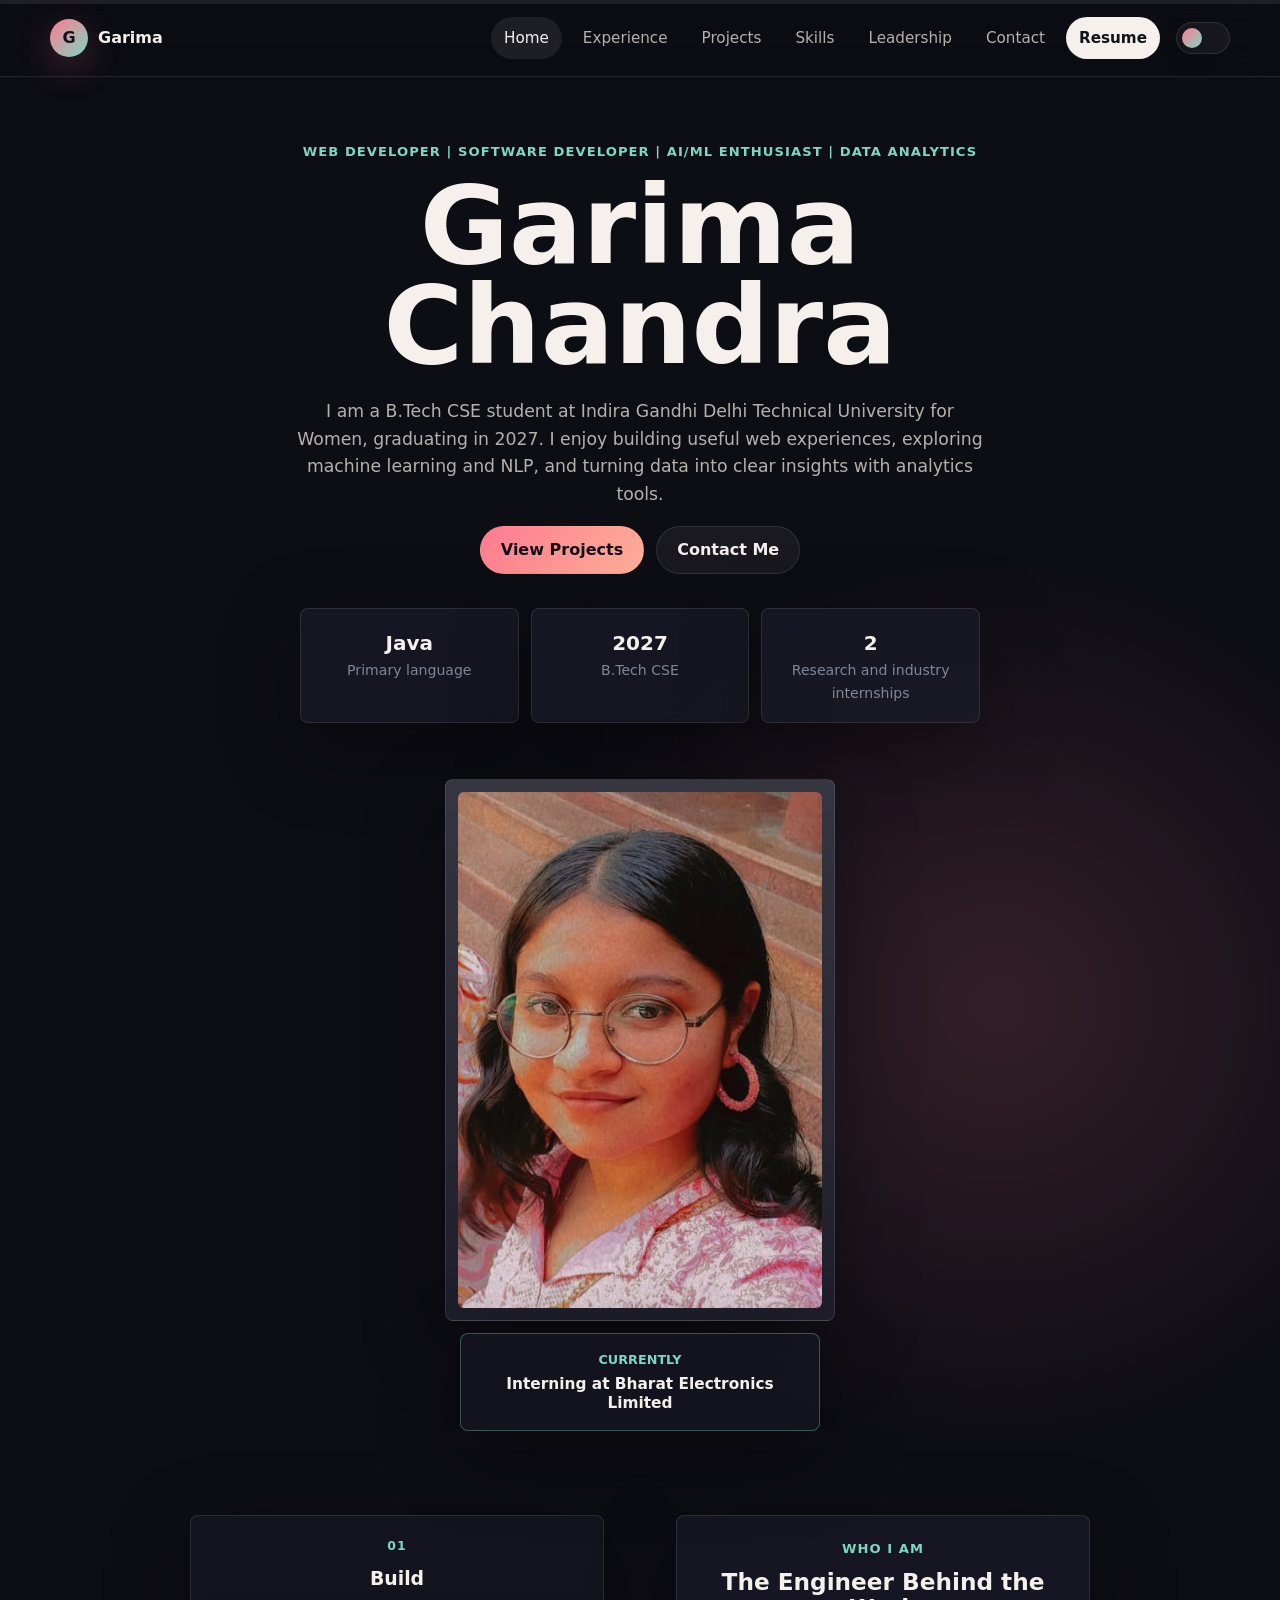
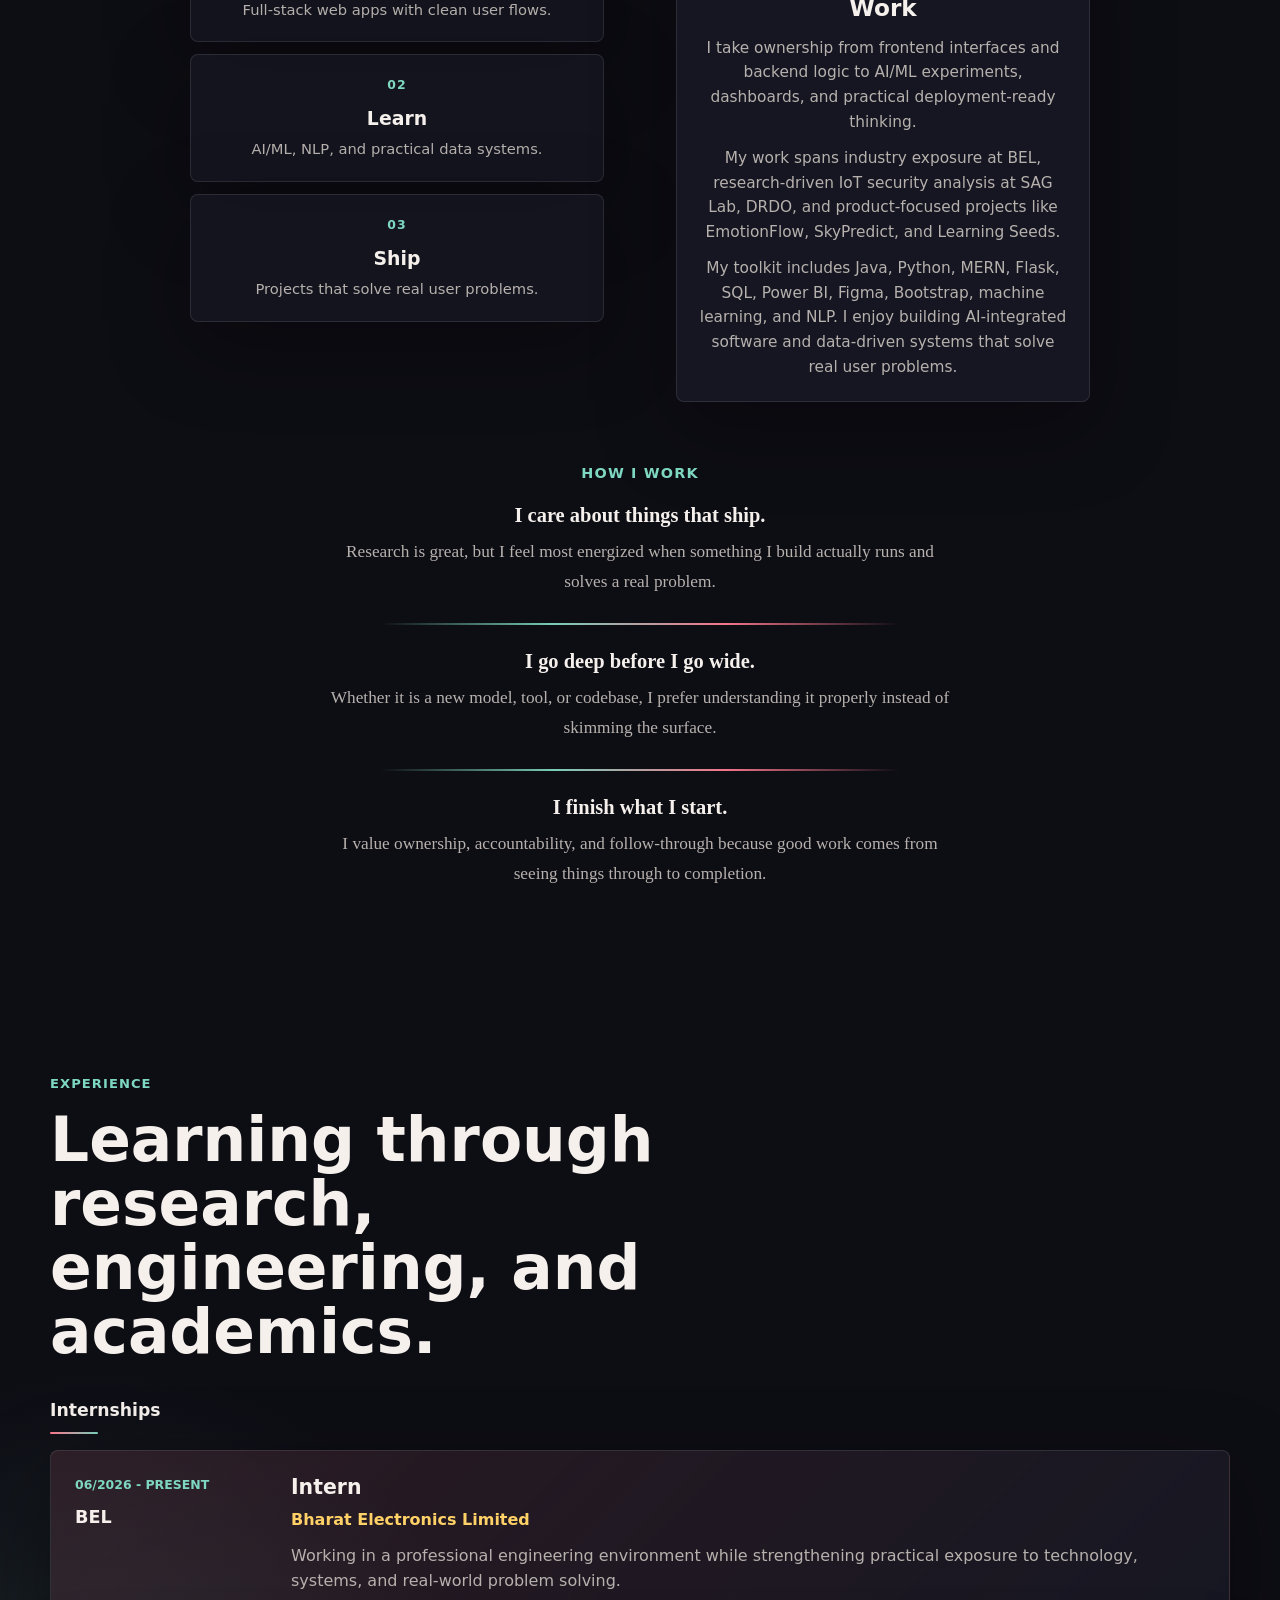
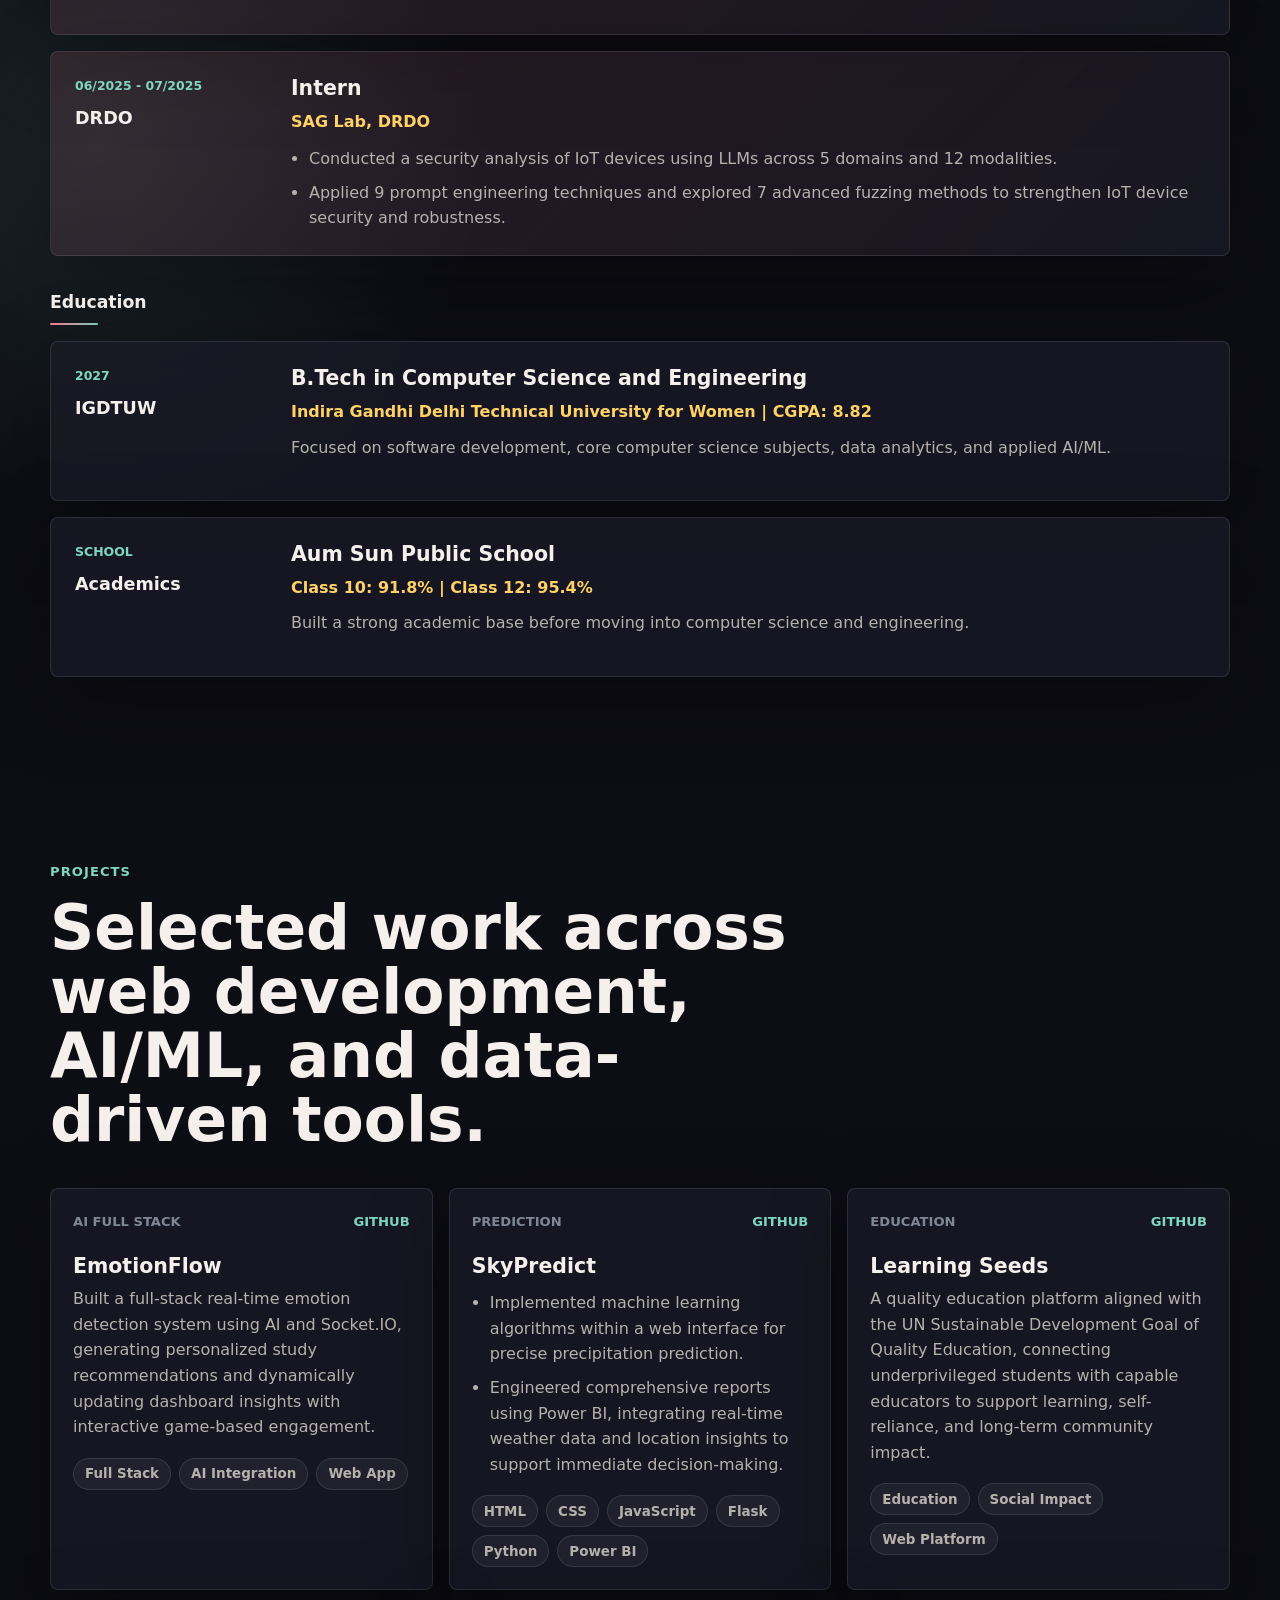
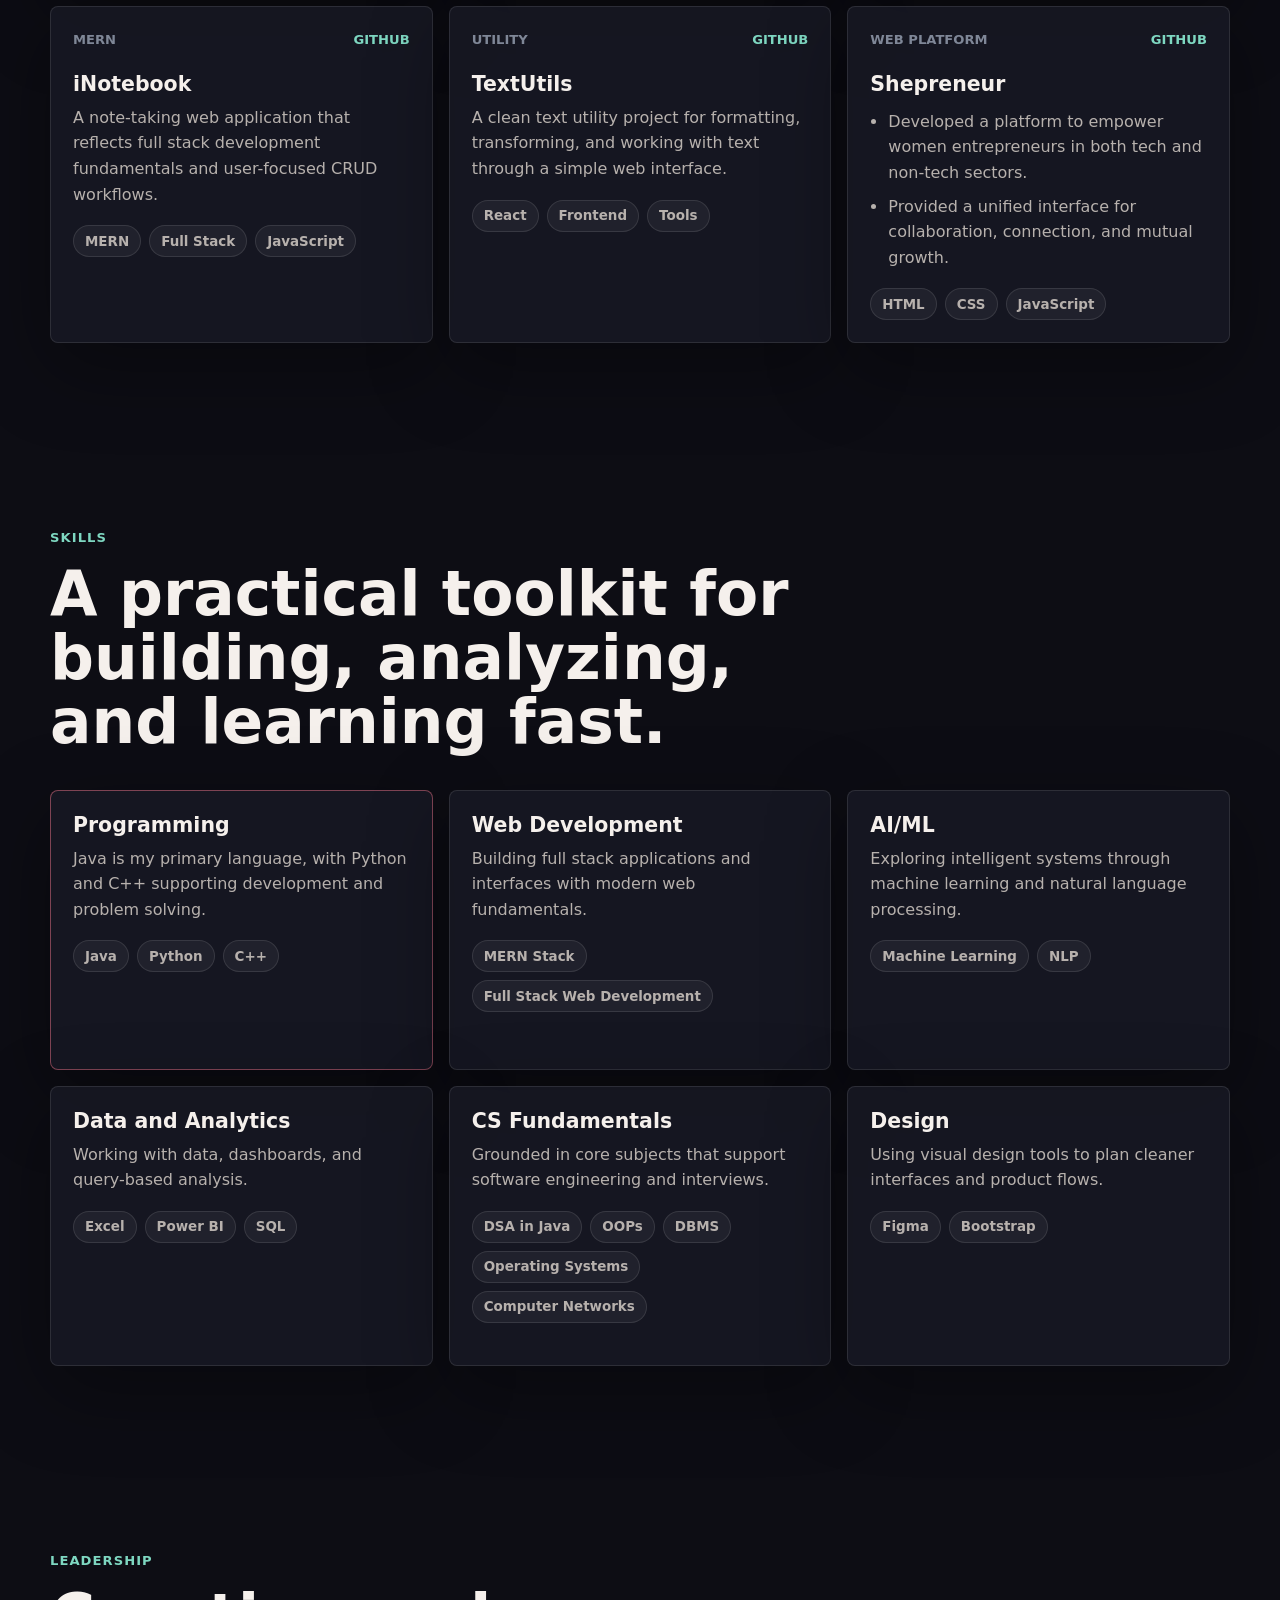
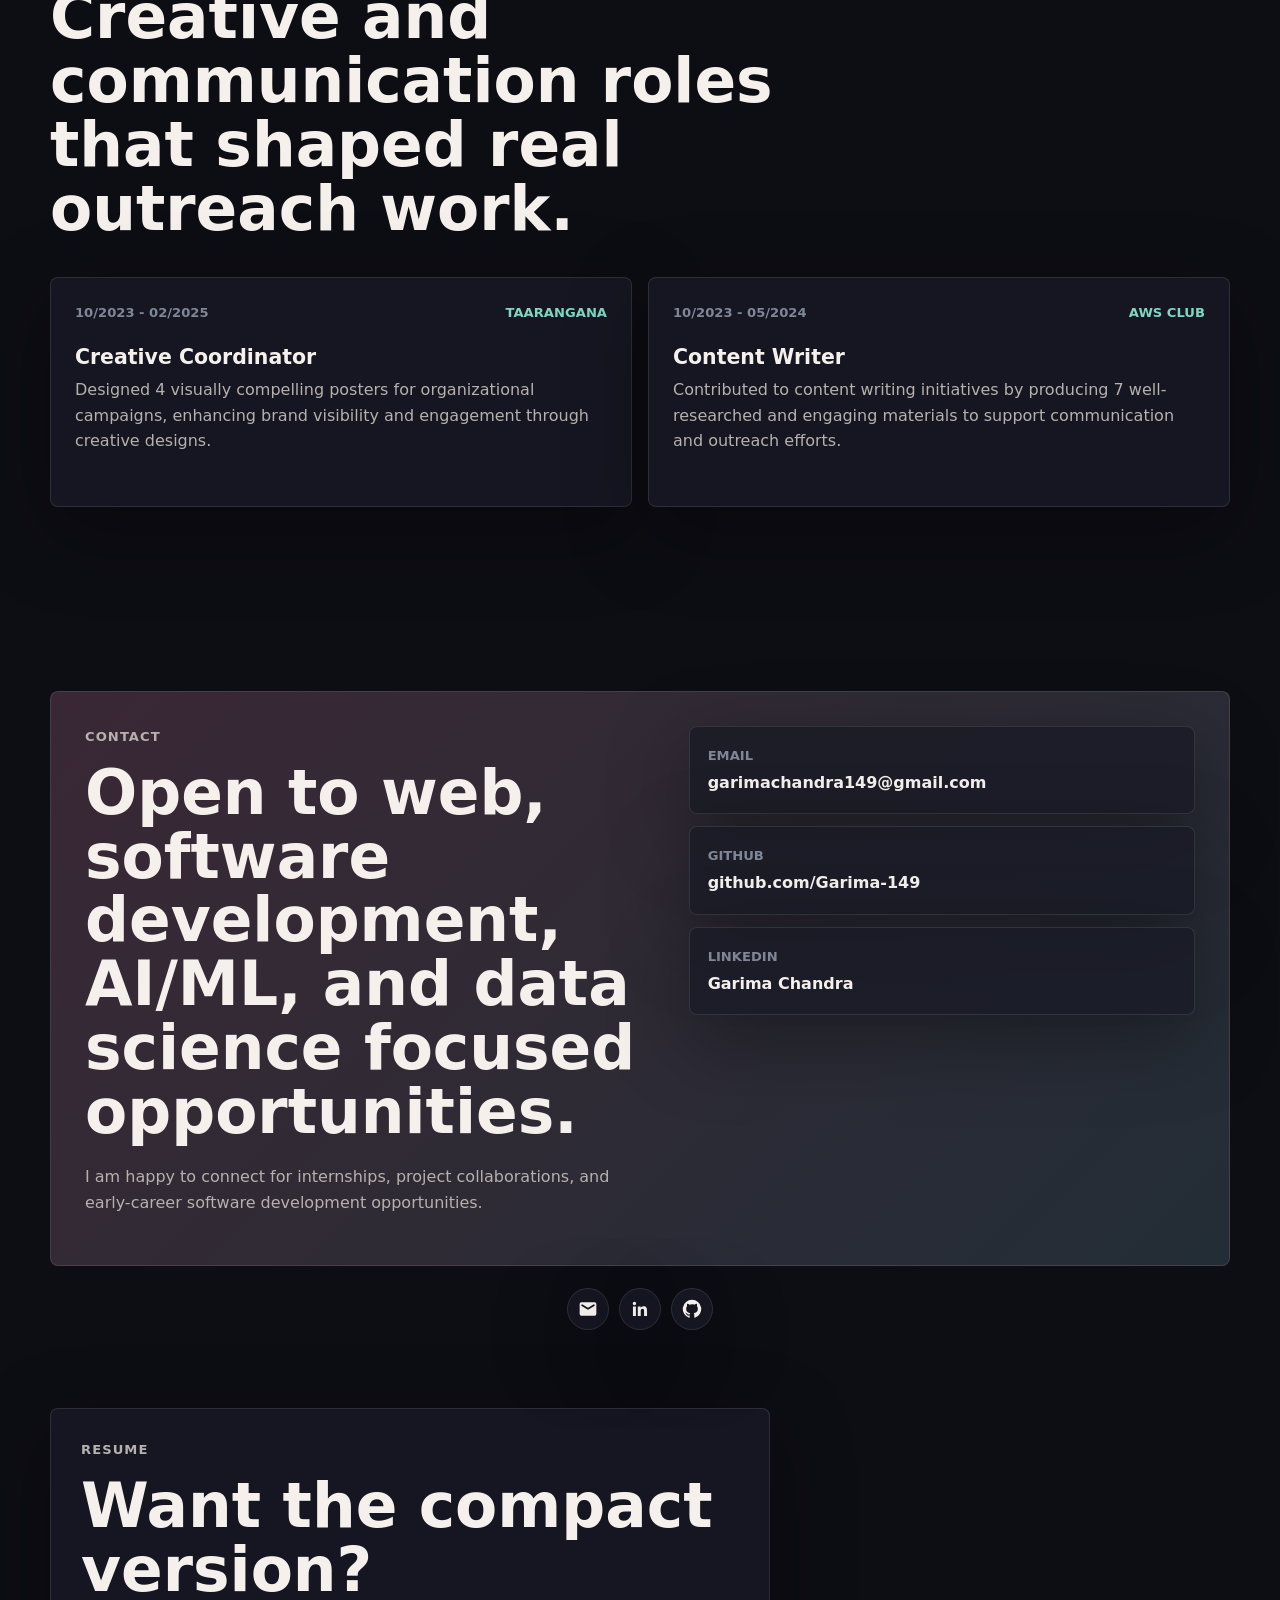
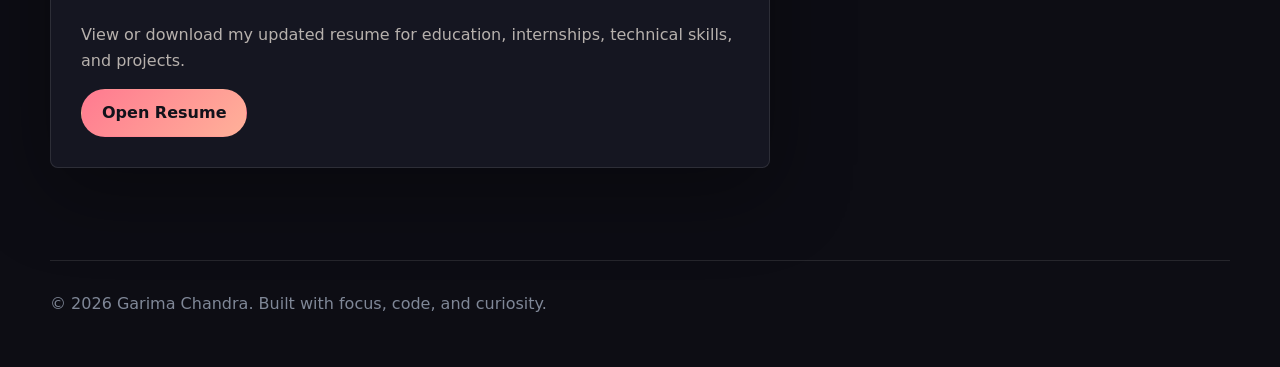
<file: index.html>
<!DOCTYPE html>
<html lang="en">
<head>
  <meta charset="UTF-8">
  <meta name="viewport" content="width=device-width, initial-scale=1.0">
  <title>Garima Chandra | Portfolio</title>
  <meta name="description" content="Portfolio of Garima Chandra, a web developer, AI/ML enthusiast, and B.Tech CSE student at IGDTUW.">
  <script>var savedTheme=localStorage.getItem("portfolio-theme");if(savedTheme){document.documentElement.dataset.theme=savedTheme;}</script>
  <link rel="stylesheet" href="styles.css">
</head>
<body>
  <div class="scroll-progress" aria-hidden="true"><span data-scroll-progress></span></div>
  <header class="site-header">
    <nav class="nav" aria-label="Primary navigation">
      <a class="brand" href="#home"><span class="brand-mark">G</span><span>Garima</span></a>
      <button class="menu-toggle" type="button" aria-label="Toggle navigation" aria-expanded="false"><span></span><span></span></button>
      <div class="nav-links" data-nav-links>
        <a href="#home">Home</a>
        <a href="#experience">Experience</a>
        <a href="#projects">Projects</a>
        <a href="#skills">Skills</a>
        <a href="#leadership">Leadership</a>
        <a href="#contact">Contact</a>
        <a class="resume-link" href="https://drive.google.com/file/d/1gZ-5Qy470Zyih8w_J3tcqoRJb4TDe6fD/view?usp=drive_link" target="_blank" rel="noreferrer">Resume</a>
      </div>
      <button class="theme-toggle" type="button" aria-label="Switch color theme" aria-pressed="false" data-theme-toggle><span class="theme-toggle-track"><span class="theme-toggle-thumb"></span></span></button>
    </nav>
  </header>

  <main>
    <section class="hero section" id="home">
      <div class="hero-copy">
        <p class="eyebrow">Web Developer | Software Developer | AI/ML Enthusiast | Data Analytics</p>
        <h1>Garima Chandra</h1>
        <p class="hero-text">I am a B.Tech CSE student at Indira Gandhi Delhi Technical University for Women, graduating in 2027. I enjoy building useful web experiences, exploring machine learning and NLP, and turning data into clear insights with analytics tools.</p>
        <div class="hero-actions">
          <a class="btn primary" href="#projects">View Projects</a>
          <a class="btn secondary" href="#contact">Contact Me</a>
        </div>
        <div class="quick-stats" aria-label="Highlights">
          <div><strong>Java</strong><span>Primary language</span></div>
          <div><strong>2027</strong><span>B.Tech CSE</span></div>
          <div><strong>2</strong><span>Research and industry internships</span></div>
        </div>
      </div>
      <div class="hero-visual" aria-label="Profile picture and current role">
        <div class="portrait-wrap">
          <div class="portrait-frame"><img src="assets/garima-profile.jpeg" alt="Garima Chandra"></div>
          <div class="floating-note"><span>Currently</span><strong>Interning at Bharat Electronics Limited</strong></div>
        </div>
      </div>
      <div class="about-row">
        <div class="hero-focus" aria-label="Professional focus areas">
          <div><span>01</span><strong>Build</strong><p>Full-stack web apps with clean user flows.</p></div>
          <div><span>02</span><strong>Learn</strong><p>AI/ML, NLP, and practical data systems.</p></div>
          <div><span>03</span><strong>Ship</strong><p>Projects that solve real user problems.</p></div>
        </div>
        <article class="who-card">
          <p class="eyebrow">Who I am</p>
          <h2>The Engineer Behind the Work</h2>
          <p>I take ownership from frontend interfaces and backend logic to AI/ML experiments, dashboards, and practical deployment-ready thinking.</p>
          <p>My work spans industry exposure at BEL, research-driven IoT security analysis at SAG Lab, DRDO, and product-focused projects like EmotionFlow, SkyPredict, and Learning Seeds.</p>
          <p>My toolkit includes Java, Python, MERN, Flask, SQL, Power BI, Figma, Bootstrap, machine learning, and NLP. I enjoy building AI-integrated software and data-driven systems that solve real user problems.</p>
        </article>
      </div>
      <article class="how-card">
        <p class="eyebrow">How I work</p>
        <div class="work-principles">
          <div>
            <h3>I care about things that ship.</h3>
            <p>Research is great, but I feel most energized when something I build actually runs and solves a real problem.</p>
          </div>
          <div>
            <h3>I go deep before I go wide.</h3>
            <p>Whether it is a new model, tool, or codebase, I prefer understanding it properly instead of skimming the surface.</p>
          </div>
          <div>
            <h3>I finish what I start.</h3>
            <p>I value ownership, accountability, and follow-through because good work comes from seeing things through to completion.</p>
          </div>
        </div>
      </article>
    </section>

    <section class="section" id="experience">
      <div class="section-heading"><p class="eyebrow">Experience</p><h2>Learning through research, engineering, and academics.</h2></div>
      <div class="experience-block">
        <h3 class="subsection-title">Internships</h3>
        <div class="timeline">
          <article class="timeline-item featured"><div class="timeline-meta"><span>06/2026 - Present</span><strong>BEL</strong></div><div><h3>Intern</h3><p class="org">Bharat Electronics Limited</p><p>Working in a professional engineering environment while strengthening practical exposure to technology, systems, and real-world problem solving.</p></div></article>
          <article class="timeline-item featured"><div class="timeline-meta"><span>06/2025 - 07/2025</span><strong>DRDO</strong></div><div><h3>Intern</h3><p class="org">SAG Lab, DRDO</p><ul class="role-list"><li>Conducted a security analysis of IoT devices using LLMs across 5 domains and 12 modalities.</li><li>Applied 9 prompt engineering techniques and explored 7 advanced fuzzing methods to strengthen IoT device security and robustness.</li></ul></div></article>
        </div>
      </div>
      <div class="experience-block">
        <h3 class="subsection-title">Education</h3>
        <div class="timeline">
          <article class="timeline-item"><div class="timeline-meta"><span>2027</span><strong>IGDTUW</strong></div><div><h3>B.Tech in Computer Science and Engineering</h3><p class="org">Indira Gandhi Delhi Technical University for Women | CGPA: 8.82</p><p>Focused on software development, core computer science subjects, data analytics, and applied AI/ML.</p></div></article>
          <article class="timeline-item"><div class="timeline-meta"><span>School</span><strong>Academics</strong></div><div><h3>Aum Sun Public School</h3><p class="org">Class 10: 91.8% | Class 12: 95.4%</p><p>Built a strong academic base before moving into computer science and engineering.</p></div></article>
        </div>
      </div>
    </section>

    <section class="section" id="projects">
      <div class="section-heading"><p class="eyebrow">Projects</p><h2>Selected work across web development, AI/ML, and data-driven tools.</h2></div>
      <div class="project-grid">
        <article class="project-card"><div class="project-topline"><span>AI Full Stack</span><a href="https://github.com/Garima-149/EmotionFlow" target="_blank" rel="noreferrer">GitHub</a></div><h3>EmotionFlow</h3><p>Built a full-stack real-time emotion detection system using AI and Socket.IO, generating personalized study recommendations and dynamically updating dashboard insights with interactive game-based engagement.</p><div class="tags"><span>Full Stack</span><span>AI Integration</span><span>Web App</span></div></article>
        <article class="project-card"><div class="project-topline"><span>Prediction</span><a href="https://github.com/Garima-149/SkyPredict-Project" target="_blank" rel="noreferrer">GitHub</a></div><h3>SkyPredict</h3><ul class="role-list"><li>Implemented machine learning algorithms within a web interface for precise precipitation prediction.</li><li>Engineered comprehensive reports using Power BI, integrating real-time weather data and location insights to support immediate decision-making.</li></ul><div class="tags"><span>HTML</span><span>CSS</span><span>JavaScript</span><span>Flask</span><span>Python</span><span>Power BI</span></div></article>
        <article class="project-card"><div class="project-topline"><span>Education</span><a href="https://github.com/Garima-149/Learning-seeds" target="_blank" rel="noreferrer">GitHub</a></div><h3>Learning Seeds</h3><p>A quality education platform aligned with the UN Sustainable Development Goal of Quality Education, connecting underprivileged students with capable educators to support learning, self-reliance, and long-term community impact.</p><div class="tags"><span>Education</span><span>Social Impact</span><span>Web Platform</span></div></article>
        <article class="project-card"><div class="project-topline"><span>MERN</span><a href="https://github.com/Garima-149/iNotebook" target="_blank" rel="noreferrer">GitHub</a></div><h3>iNotebook</h3><p>A note-taking web application that reflects full stack development fundamentals and user-focused CRUD workflows.</p><div class="tags"><span>MERN</span><span>Full Stack</span><span>JavaScript</span></div></article>
        <article class="project-card"><div class="project-topline"><span>Utility</span><a href="https://github.com/Garima-149/TextUtils" target="_blank" rel="noreferrer">GitHub</a></div><h3>TextUtils</h3><p>A clean text utility project for formatting, transforming, and working with text through a simple web interface.</p><div class="tags"><span>React</span><span>Frontend</span><span>Tools</span></div></article>
        <article class="project-card"><div class="project-topline"><span>Web Platform</span><a href="https://github.com/Garima-149/Shepreneur-devcation-24" target="_blank" rel="noreferrer">GitHub</a></div><h3>Shepreneur</h3><ul class="role-list"><li>Developed a platform to empower women entrepreneurs in both tech and non-tech sectors.</li><li>Provided a unified interface for collaboration, connection, and mutual growth.</li></ul><div class="tags"><span>HTML</span><span>CSS</span><span>JavaScript</span></div></article>
      </div>
    </section>

    <section class="section" id="skills">
      <div class="section-heading"><p class="eyebrow">Skills</p><h2>A practical toolkit for building, analyzing, and learning fast.</h2></div>
      <div class="skills-grid">
        <article class="skill-card primary-skill"><h3>Programming</h3><p>Java is my primary language, with Python and C++ supporting development and problem solving.</p><div class="skill-list"><span>Java</span><span>Python</span><span>C++</span></div></article>
        <article class="skill-card"><h3>Web Development</h3><p>Building full stack applications and interfaces with modern web fundamentals.</p><div class="skill-list"><span>MERN Stack</span><span>Full Stack Web Development</span></div></article>
        <article class="skill-card"><h3>AI/ML</h3><p>Exploring intelligent systems through machine learning and natural language processing.</p><div class="skill-list"><span>Machine Learning</span><span>NLP</span></div></article>
        <article class="skill-card"><h3>Data and Analytics</h3><p>Working with data, dashboards, and query-based analysis.</p><div class="skill-list"><span>Excel</span><span>Power BI</span><span>SQL</span></div></article>
        <article class="skill-card"><h3>CS Fundamentals</h3><p>Grounded in core subjects that support software engineering and interviews.</p><div class="skill-list"><span>DSA in Java</span><span>OOPs</span><span>DBMS</span><span>Operating Systems</span><span>Computer Networks</span></div></article>
        <article class="skill-card"><h3>Design</h3><p>Using visual design tools to plan cleaner interfaces and product flows.</p><div class="skill-list"><span>Figma</span><span>Bootstrap</span></div></article>
      </div>
    </section>

    <section class="section" id="leadership">
      <div class="section-heading"><p class="eyebrow">Leadership</p><h2>Creative and communication roles that shaped real outreach work.</h2></div>
      <div class="leadership-grid">
        <article class="leadership-card">
          <div class="project-topline"><span>10/2023 - 02/2025</span><strong>Taarangana</strong></div>
          <h3>Creative Coordinator</h3>
          <p>Designed 4 visually compelling posters for organizational campaigns, enhancing brand visibility and engagement through creative designs.</p>
        </article>
        <article class="leadership-card">
          <div class="project-topline"><span>10/2023 - 05/2024</span><strong>AWS Club</strong></div>
          <h3>Content Writer</h3>
          <p>Contributed to content writing initiatives by producing 7 well-researched and engaging materials to support communication and outreach efforts.</p>
        </article>
      </div>
    </section>

    <section class="section contact-section" id="contact">
      <div class="contact-panel">
        <div><p class="eyebrow">Contact</p><h2>Open to web, software development, AI/ML, and data science focused opportunities.</h2><p>I am happy to connect for internships, project collaborations, and early-career software development opportunities.</p></div>
        <div class="contact-actions">
          <a class="contact-card" href="mailto:garimachandra149@gmail.com"><span>Email</span><strong>garimachandra149@gmail.com</strong></a>
          <a class="contact-card" href="https://github.com/Garima-149" target="_blank" rel="noreferrer"><span>GitHub</span><strong>github.com/Garima-149</strong></a>
          <a class="contact-card" href="https://www.linkedin.com/in/garima-chandra-476377288/" target="_blank" rel="noreferrer"><span>LinkedIn</span><strong>Garima Chandra</strong></a>
        </div>
      </div>
      <div class="social-icons" aria-label="Social links">
        <a class="social-icon" href="mailto:garimachandra149@gmail.com" aria-label="Email Garima Chandra">
          <svg viewBox="0 0 24 24" aria-hidden="true"><path d="M20 4H4a2 2 0 0 0-2 2v12a2 2 0 0 0 2 2h16a2 2 0 0 0 2-2V6a2 2 0 0 0-2-2Zm-.4 4.25-7.07 4.42a1 1 0 0 1-1.06 0L4.4 8.25A1 1 0 1 1 5.46 6.55L12 10.64l6.54-4.09a1 1 0 1 1 1.06 1.7Z"/></svg>
        </a>
        <a class="social-icon" href="https://www.linkedin.com/in/garima-chandra-476377288/" target="_blank" rel="noreferrer" aria-label="Garima Chandra on LinkedIn">
          <svg viewBox="0 0 24 24" aria-hidden="true"><path d="M20.45 20.45h-3.56v-5.58c0-1.33-.03-3.04-1.85-3.04-1.85 0-2.14 1.45-2.14 2.95v5.67H9.34V8.98h3.42v1.57h.05c.48-.9 1.64-1.85 3.37-1.85 3.6 0 4.27 2.37 4.27 5.46v6.29ZM5.32 7.42a2.06 2.06 0 1 1 0-4.12 2.06 2.06 0 0 1 0 4.12Zm1.78 13.03H3.54V8.98H7.1v11.47Z"/></svg>
        </a>
        <a class="social-icon" href="https://github.com/Garima-149" target="_blank" rel="noreferrer" aria-label="Garima Chandra on GitHub">
          <svg viewBox="0 0 24 24" aria-hidden="true"><path d="M12 .9a11.1 11.1 0 0 0-3.5 21.63c.55.1.75-.24.75-.53v-2.06c-3.05.66-3.7-1.3-3.7-1.3-.5-1.26-1.22-1.6-1.22-1.6-.99-.68.08-.66.08-.66 1.1.08 1.68 1.13 1.68 1.13.98 1.67 2.57 1.19 3.2.9.1-.71.38-1.19.69-1.46-2.44-.28-5-1.22-5-5.43 0-1.2.43-2.18 1.13-2.95-.11-.28-.49-1.4.11-2.91 0 0 .92-.3 3.03 1.13A10.4 10.4 0 0 1 12 6.42c.94 0 1.88.13 2.76.37 2.1-1.43 3.03-1.13 3.03-1.13.6 1.51.22 2.63.11 2.91.7.77 1.13 1.75 1.13 2.95 0 4.22-2.57 5.15-5.02 5.42.39.34.74 1 .74 2.02V22c0 .29.2.64.76.53A11.1 11.1 0 0 0 12 .9Z"/></svg>
        </a>
      </div>
    </section>

    <section class="section resume-section" id="resume">
      <div class="resume-panel"><p class="eyebrow">Resume</p><h2>Want the compact version?</h2><p>View or download my updated resume for education, internships, technical skills, and projects.</p><a class="btn primary" href="https://drive.google.com/file/d/1gZ-5Qy470Zyih8w_J3tcqoRJb4TDe6fD/view?usp=drive_link" target="_blank" rel="noreferrer">Open Resume</a></div>
    </section>
  </main>

  <footer><p>&copy; 2026 Garima Chandra. Built with focus, code, and curiosity.</p></footer>
  <script src="script.js"></script>
</body>
</html>
</file>
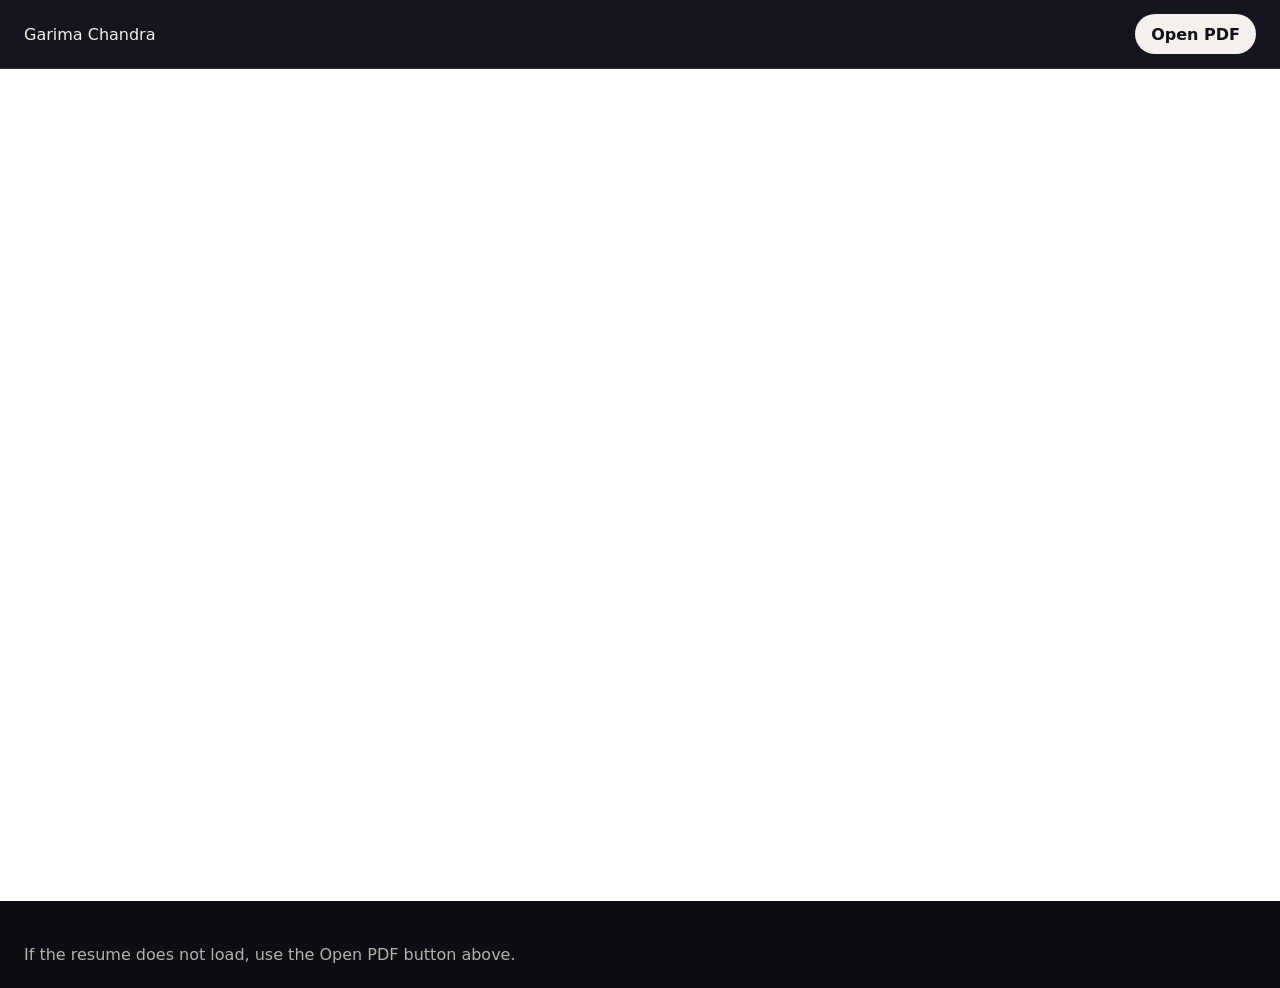
<file: resume.html>
<!DOCTYPE html>
<html lang="en">
<head>
  <meta charset="UTF-8">
  <meta name="viewport" content="width=device-width, initial-scale=1.0">
  <title>Garima Chandra | Resume</title>
  <style>
    body{margin:0;background:#0d0d14;color:#f5f0ec;font-family:Inter,system-ui,-apple-system,BlinkMacSystemFont,"Segoe UI",sans-serif}
    header{height:68px;display:flex;align-items:center;justify-content:space-between;padding:0 24px;border-bottom:1px solid rgba(255,255,255,.1);background:#14151f}
    a{color:inherit;text-decoration:none}
    .btn{display:inline-flex;align-items:center;justify-content:center;min-height:40px;padding:0 16px;border-radius:999px;background:#f5f0ec;color:#11121a;font-weight:800}
    .frame{height:calc(100vh - 68px)}
    iframe{width:100%;height:100%;border:0;background:#fff}
    .fallback{padding:24px;color:#b7b1ad}
  </style>
</head>
<body>
  <header>
    <a href="index.html#home">Garima Chandra</a>
    <a class="btn" href="assets/Garima_Chandra_Resume.pdf" target="_blank" rel="noreferrer">Open PDF</a>
  </header>
  <main class="frame">
    <iframe src="assets/Garima_Chandra_Resume.pdf" title="Garima Chandra Resume"></iframe>
    <p class="fallback">If the resume does not load, use the Open PDF button above.</p>
  </main>
</body>
</html>
</file>
<file: styles.css>
:root {
    --bg: #0d0d14;
    --panel: #191a26;
    --text: #f5f0ec;
    --muted: #b7b1ad;
    --subtle: #7f8797;
    --line: rgba(255, 255, 255, .1);
    --accent: #ff7a90;
    --accent-2: #7ed7c1;
    --accent-3: #ffd166;
    --shadow: 0 24px 80px rgba(0, 0, 0, .35)
}

* {
    box-sizing: border-box
}

html {
    scroll-behavior: smooth
}

body {
    margin: 0;
    min-height: 100vh;
    background: radial-gradient(circle at 78% 12%, rgba(255, 122, 144, .16), transparent 28rem), radial-gradient(circle at 8% 40%, rgba(126, 215, 193, .12), transparent 24rem), var(--bg);
    color: var(--text);
    font-family: Inter, ui-sans-serif, system-ui, -apple-system, BlinkMacSystemFont, "Segoe UI", sans-serif;
    line-height: 1.6
}

a {
    color: inherit;
    text-decoration: none
}

img {
    display: block;
    max-width: 100%
}

.site-header {
    position: sticky;
    top: 0;
    z-index: 20;
    border-bottom: 1px solid var(--line);
    background: rgba(13, 13, 20, .84);
    backdrop-filter: blur(18px)
}

.nav {
    width: min(1180px, calc(100% - 32px));
    height: 76px;
    margin: 0 auto;
    display: flex;
    align-items: center;
    justify-content: flex-start;
    gap: 12px
}

.brand {
    display: inline-flex;
    align-items: center;
    gap: 10px;
    font-weight: 800;
    letter-spacing: 0
}

.brand-mark {
    width: 38px;
    height: 38px;
    display: grid;
    place-items: center;
    border-radius: 50%;
    background: linear-gradient(135deg, var(--accent), var(--accent-2));
    color: #11121a;
    box-shadow: 0 10px 34px rgba(255, 122, 144, .25)
}

.nav-links {
    display: flex;
    align-items: center;
    gap: 8px;
    margin-left: auto
}

.nav-links a {
    padding: 9px 13px;
    border-radius: 999px;
    color: var(--muted);
    font-size: .95rem;
    transition: color .18s ease, background .18s ease
}

.nav-links a:hover,
.nav-links a.active {
    color: var(--text);
    background: rgba(255, 255, 255, .08)
}

.nav-links .resume-link {
    color: #11121a;
    background: var(--text);
    font-weight: 700
}

.menu-toggle {
    display: none;
    width: 42px;
    height: 42px;
    margin-left: auto;
    border: 1px solid var(--line);
    border-radius: 50%;
    background: transparent;
    color: var(--text);
    cursor: pointer
}

.menu-toggle span {
    display: block;
    width: 18px;
    height: 2px;
    margin: 5px auto;
    background: currentColor
}

.section {
    width: min(1180px, calc(100% - 32px));
    margin: 0 auto;
    padding: 92px 0
}

.hero {
    min-height: calc(100vh - 76px);
    display: grid;
    grid-template-columns: minmax(0, 1.08fr) minmax(320px, .72fr);
    align-items: center;
    gap: 56px;
    padding-top: 64px
}

.eyebrow {
    margin: 0 0 14px;
    color: var(--accent-2);
    font-size: .82rem;
    font-weight: 800;
    letter-spacing: .08em;
    text-transform: uppercase
}

h1,
h2,
h3,
p {
    margin-top: 0
}

h1 {
    max-width: 760px;
    margin-bottom: 22px;
    font-size: clamp(3rem, 9vw, 6.8rem);
    line-height: .92;
    letter-spacing: 0
}

h2 {
    max-width: 760px;
    margin-bottom: 20px;
    font-size: clamp(2rem, 4.8vw, 4rem);
    line-height: 1.04;
    letter-spacing: 0
}

h3 {
    margin-bottom: 8px;
    font-size: 1.28rem;
    line-height: 1.2
}

.hero-text {
    max-width: 700px;
    color: var(--muted);
    font-size: 1.08rem
}

.hero-actions,
.contact-actions {
    display: flex;
    flex-wrap: wrap;
    gap: 12px
}

.btn {
    display: inline-flex;
    align-items: center;
    justify-content: center;
    min-height: 48px;
    padding: 0 20px;
    border: 1px solid var(--line);
    border-radius: 999px;
    font-weight: 800;
    transition: transform .18s ease, border-color .18s ease, background .18s ease
}

.btn:hover {
    transform: translateY(-2px)
}

.btn.primary {
    border-color: transparent;
    background: linear-gradient(135deg, var(--accent), #ffb199);
    color: #11121a
}

.btn.secondary {
    background: rgba(255, 255, 255, .05);
    color: var(--text)
}

.quick-stats {
    display: grid;
    grid-template-columns: repeat(3, minmax(0, 1fr));
    gap: 12px;
    max-width: 680px;
    margin-top: 34px
}

.quick-stats div,
.skill-card,
.project-card,
.timeline-item,
.contact-card,
.resume-panel {
    border: 1px solid var(--line);
    background: rgba(25, 26, 38, .78);
    box-shadow: var(--shadow)
}

.quick-stats div {
    min-height: 104px;
    padding: 18px;
    border-radius: 8px
}

.quick-stats strong,
.quick-stats span {
    display: block
}

.quick-stats strong {
    color: var(--text);
    font-size: 1.25rem
}

.quick-stats span {
    color: var(--subtle);
    font-size: .88rem
}

.hero-visual {
    position: relative;
    min-height: 560px;
    display: grid;
    justify-items: center;
    align-content: center;
    gap: 18px
}

.portrait-frame {
    width: min(100%, 390px);
    aspect-ratio: .72;
    padding: 12px;
    border: 1px solid var(--line);
    border-radius: 8px;
    background: linear-gradient(180deg, rgba(255, 255, 255, .12), rgba(255, 255, 255, .02)), var(--panel);
    box-shadow: var(--shadow)
}

.portrait-frame img {
    width: 100%;
    height: 100%;
    border-radius: 6px;
    object-fit: cover
}

.floating-note {
    position: absolute;
    right: 0;
    bottom: 56px;
    width: min(260px, 70%);
    padding: 18px;
    border: 1px solid rgba(126, 215, 193, .34);
    border-radius: 8px;
    background: rgba(20, 21, 31, .92);
    box-shadow: var(--shadow)
}

.floating-note span {
    display: block;
    color: var(--accent-2);
    font-size: .8rem;
    font-weight: 800;
    text-transform: uppercase
}

.floating-note strong {
    display: block;
    margin-top: 5px;
    line-height: 1.25
}

.section-heading {
    margin-bottom: 36px
}

.section-heading h2 {
    margin-bottom: 0
}

.timeline {
    display: grid;
    gap: 16px
}

.timeline-item {
    display: grid;
    grid-template-columns: 190px 1fr;
    gap: 26px;
    padding: 24px;
    border-radius: 8px
}

.timeline-item.featured {
    background: linear-gradient(135deg, rgba(255, 122, 144, .12), rgba(25, 26, 38, .8))
}

.timeline-meta {
    color: var(--subtle)
}

.timeline-meta span,
.timeline-meta strong {
    display: block
}

.timeline-meta span {
    margin-bottom: 8px;
    color: var(--accent-2);
    font-size: .78rem;
    font-weight: 800;
    text-transform: uppercase
}

.timeline-meta strong {
    color: var(--text);
    font-size: 1.1rem
}

.org {
    margin-bottom: 10px;
    color: var(--accent-3);
    font-weight: 700
}

.timeline-item p:last-child,
.project-card p,
.skill-card p,
.contact-panel p,
.resume-panel p {
    color: var(--muted)
}

.project-grid,
.skills-grid {
    display: grid;
    grid-template-columns: repeat(3, minmax(0, 1fr));
    gap: 16px
}

.project-card,
.skill-card {
    min-height: 280px;
    padding: 22px;
    border-radius: 8px;
    transition: transform .18s ease, border-color .18s ease
}

.project-card:hover,
.skill-card:hover {
    transform: translateY(-4px);
    border-color: rgba(255, 122, 144, .45)
}

.project-card.highlight {
    background: linear-gradient(135deg, rgba(126, 215, 193, .15), rgba(25, 26, 38, .8))
}

.project-topline {
    display: flex;
    align-items: center;
    justify-content: space-between;
    gap: 12px;
    margin-bottom: 22px;
    color: var(--subtle);
    font-size: .82rem;
    font-weight: 800;
    text-transform: uppercase
}

.project-topline a {
    color: var(--accent-2)
}

.tags,
.skill-list {
    display: flex;
    flex-wrap: wrap;
    gap: 8px;
    margin-top: 18px
}

.tags span,
.skill-list span {
    display: inline-flex;
    align-items: center;
    min-height: 32px;
    padding: 0 11px;
    border: 1px solid var(--line);
    border-radius: 999px;
    background: rgba(255, 255, 255, .05);
    color: var(--muted);
    font-size: .84rem;
    font-weight: 700
}

.primary-skill {
    border-color: rgba(255, 122, 144, .45)
}

.contact-section {
    padding-bottom: 48px
}

.contact-panel {
    display: grid;
    grid-template-columns: minmax(0, .9fr) minmax(320px, .8fr);
    gap: 34px;
    align-items: start;
    padding: 34px;
    border-radius: 8px;
    background: linear-gradient(135deg, rgba(255, 122, 144, .14), rgba(126, 215, 193, .1)), var(--panel);
    border: 1px solid var(--line)
}

.contact-actions {
    flex-direction: column
}

.contact-card {
    display: block;
    padding: 18px;
    border-radius: 8px;
    transition: transform .18s ease, border-color .18s ease
}

.contact-card:hover {
    transform: translateY(-3px);
    border-color: rgba(126, 215, 193, .48)
}

.contact-card span {
    display: block;
    color: var(--subtle);
    font-size: .82rem;
    font-weight: 800;
    text-transform: uppercase
}

.contact-card strong {
    display: block;
    margin-top: 4px;
    overflow-wrap: anywhere
}

.resume-section {
    padding-top: 30px
}

.resume-panel {
    max-width: 720px;
    padding: 30px;
    border-radius: 8px
}

footer {
    width: min(1180px, calc(100% - 32px));
    margin: 0 auto;
    padding: 30px 0 50px;
    color: var(--subtle);
    border-top: 1px solid var(--line)
}

footer p {
    margin: 0
}

@media (max-width:980px) {

    .hero,
    .contact-panel {
        grid-template-columns: 1fr
    }

    .hero {
        gap: 28px
    }

    .hero-visual {
        min-height: auto;
        justify-items: center
    }

    .floating-note {
        right: auto;
        left: 18px;
        bottom: 18px
    }

    .project-grid,
    .skills-grid {
        grid-template-columns: repeat(2, minmax(0, 1fr))
    }
}

@media (max-width:760px) {
    .menu-toggle {
        display: block
    }

    .nav-links {
        position: absolute;
        top: 76px;
        left: 16px;
        right: 16px;
        display: none;
        flex-direction: column;
        align-items: stretch;
        padding: 14px;
        border: 1px solid var(--line);
        border-radius: 8px;
        background: rgba(20, 21, 31, .98);
        box-shadow: var(--shadow)
    }

    .nav-links.open {
        display: flex
    }

    .nav-links a {
        border-radius: 8px
    }

    .section {
        padding: 64px 0
    }

    .hero {
        padding-top: 36px
    }

    .quick-stats,
    .project-grid,
    .skills-grid {
        grid-template-columns: 1fr
    }

    .timeline-item {
        grid-template-columns: 1fr;
        gap: 14px
    }

    .project-card,
    .skill-card {
        min-height: auto
    }
}

@media (max-width:430px) {

    .nav,
    .section,
    footer {
        width: min(100% - 24px, 1180px)
    }

    h1 {
        font-size: 2.78rem
    }

    h2 {
        font-size: 1.92rem
    }

    .contact-panel,
    .resume-panel,
    .timeline-item {
        padding: 20px
    }

    .hero-actions .btn {
        width: 100%
    }

    .floating-note {
        position: static;
        width: 100%;
        margin-top: 14px
    }
}

.experience-block {
    display: grid;
    gap: 16px;
    margin-top: 28px
}

.experience-block+.experience-block {
    margin-top: 36px
}

.subsection-title {
    margin: 0;
    color: var(--text);
    font-size: 1.08rem;
    font-weight: 800;
    line-height: 1.25
}

.subsection-title::after {
    content: "";
    display: block;
    width: 48px;
    height: 2px;
    margin-top: 10px;
    background: linear-gradient(90deg, var(--accent), var(--accent-2));
    border-radius: 999px
}

.role-list {
    margin: 12px 0 0;
    padding-left: 18px;
    color: var(--muted)
}

.role-list li+li {
    margin-top: 8px
}

:root[data-theme="light"] {
    --bg: #fbf7f4;
    --panel: #fffaf7;
    --text: #17151c;
    --muted: #5d5966;
    --subtle: #797383;
    --line: rgba(23, 21, 28, .14);
    --accent: #c74862;
    --accent-2: #167e70;
    --accent-3: #a46300;
    --shadow: 0 22px 70px rgba(74, 55, 49, .14)
}

:root[data-theme="light"] body {
    background: radial-gradient(circle at 78% 12%, rgba(199, 72, 98, .13), transparent 28rem), radial-gradient(circle at 8% 40%, rgba(22, 126, 112, .12), transparent 24rem), var(--bg)
}

:root[data-theme="light"] .site-header {
    background: rgba(251, 247, 244, .86)
}

:root[data-theme="light"] .nav-links .resume-link,
:root[data-theme="light"] .btn.primary {
    color: #fffaf7
}

:root[data-theme="light"] .brand-mark {
    color: #fffaf7
}

:root[data-theme="light"] .nav-links a:hover,
:root[data-theme="light"] .nav-links a.active,
:root[data-theme="light"] .btn.secondary,
:root[data-theme="light"] .tags span,
:root[data-theme="light"] .skill-list span {
    background: rgba(23, 21, 28, .06)
}

:root[data-theme="light"] .quick-stats div,
:root[data-theme="light"] .skill-card,
:root[data-theme="light"] .project-card,
:root[data-theme="light"] .timeline-item,
:root[data-theme="light"] .contact-card,
:root[data-theme="light"] .resume-panel {
    background: rgba(255, 250, 247, .82)
}

:root[data-theme="light"] .floating-note {
    background: rgba(255, 250, 247, .94)
}

.theme-toggle {
    width: 54px;
    height: 32px;
    margin-left: 4px;
    padding: 3px;
    flex: 0 0 auto;
    border: 1px solid var(--line);
    border-radius: 999px;
    background: rgba(255, 255, 255, .05);
    cursor: pointer;
    transition: background .18s ease, border-color .18s ease
}

.theme-toggle-track {
    position: relative;
    display: block;
    width: 100%;
    height: 100%;
    border-radius: 999px
}

.theme-toggle-thumb {
    position: absolute;
    top: 2px;
    left: 2px;
    width: 20px;
    height: 20px;
    border-radius: 50%;
    background: linear-gradient(135deg, var(--accent), var(--accent-2));
    box-shadow: 0 8px 24px rgba(0, 0, 0, .26);
    transition: transform .2s ease
}

:root[data-theme="light"] .theme-toggle {
    background: rgba(23, 21, 28, .07)
}

:root[data-theme="light"] .theme-toggle-thumb {
    transform: translateX(20px)
}

:root[data-theme="light"] .nav-links a {
    color: #433f49
}

:root[data-theme="light"] .nav-links a:hover,
:root[data-theme="light"] .nav-links a.active {
    color: #17151c;
    background: rgba(23, 21, 28, .08)
}

:root[data-theme="light"] .nav-links .resume-link {
    color: #fffaf7;
    background: #17151c
}

@media (max-width:760px) {
    :root[data-theme="light"] .nav-links {
        background: rgba(255, 250, 247, .98)
    }
}

.portrait-wrap {
    position: relative;
    width: min(100%, 430px);
    display: grid;
    justify-items: center
}

.who-card {
    width: min(100%, 430px);
    padding: 22px;
    border: 1px solid var(--line);
    border-radius: 8px;
    background: rgba(25, 26, 38, .78);
    box-shadow: var(--shadow)
}

.who-card .eyebrow {
    margin-bottom: 10px
}

.who-card h2 {
    max-width: none;
    margin-bottom: 14px;
    font-size: 1.45rem;
    line-height: 1.15
}

.who-card p:not(.eyebrow) {
    margin-bottom: 12px;
    color: var(--muted);
    font-size: .96rem
}

.who-card p:last-child {
    margin-bottom: 0
}

:root[data-theme="light"] .who-card {
    background: rgba(255, 250, 247, .82)
}

.leadership-grid {
    display: grid;
    grid-template-columns: repeat(2, minmax(0, 1fr));
    gap: 16px
}

.leadership-card {
    min-height: 230px;
    padding: 24px;
    border: 1px solid var(--line);
    border-radius: 8px;
    background: rgba(25, 26, 38, .78);
    box-shadow: var(--shadow);
    transition: transform .18s ease, border-color .18s ease
}

.leadership-card:hover {
    transform: translateY(-4px);
    border-color: rgba(126, 215, 193, .48)
}

.leadership-card .project-topline strong {
    color: var(--accent-2);
    font-size: .82rem;
    text-transform: uppercase
}

.leadership-card p {
    color: var(--muted)
}

:root[data-theme="light"] .leadership-card {
    background: rgba(255, 250, 247, .82)
}

@media (max-width:760px) {
    .leadership-grid {
        grid-template-columns: 1fr
    }

    .leadership-card {
        min-height: auto
    }
}

.social-icons {
    display: flex;
    justify-content: center;
    align-items: center;
    gap: 10px;
    margin-top: 22px
}

.social-icon {
    width: 42px;
    height: 42px;
    display: grid;
    place-items: center;
    border: 1px solid var(--line);
    border-radius: 50%;
    background: rgba(25, 26, 38, .78);
    box-shadow: var(--shadow);
    color: var(--text);
    transition: transform .18s ease, border-color .18s ease, background .18s ease
}

.social-icon:hover {
    transform: translateY(-4px);
    border-color: rgba(126, 215, 193, .55);
    background: rgba(255, 255, 255, .08)
}

.social-icon svg {
    width: 20px;
    height: 20px;
    fill: currentColor
}

:root[data-theme="light"] .social-icon {
    background: rgba(255, 250, 247, .82);
    color: #17151c
}

:root[data-theme="light"] .social-icon:hover {
    background: rgba(23, 21, 28, .07)
}

.portrait-wrap {
    margin: 0 auto
}

.who-card {
    margin: 0 auto
}

body {
    overflow-x: hidden
}

.section,
.nav,
footer {
    max-width: 100%
}

.project-card,
.skill-card,
.leadership-card,
.timeline-item,
.contact-panel,
.resume-panel,
.who-card,
.quick-stats div {
    min-width: 0
}

.project-card p,
.skill-card p,
.leadership-card p,
.timeline-item p,
.who-card p,
.contact-card strong {
    overflow-wrap: anywhere
}

.project-topline {
    flex-wrap: wrap
}

.section {
    scroll-margin-top: 92px
}

@media (max-width:1080px) {
    .menu-toggle {
        display: block
    }

    .nav-links {
        position: absolute;
        top: 76px;
        left: 16px;
        right: 16px;
        display: none;
        flex-direction: column;
        align-items: stretch;
        padding: 14px;
        border: 1px solid var(--line);
        border-radius: 8px;
        background: rgba(20, 21, 31, .98);
        box-shadow: var(--shadow);
        margin-left: 0
    }

    .nav-links.open {
        display: flex
    }

    .nav-links a {
        border-radius: 8px
    }

    .theme-toggle {
        margin-left: 4px
    }
}

@media (max-width:640px) {
    .hero {
        grid-template-columns: 1fr;
        min-height: auto
    }

    .hero-copy {
        text-align: left
    }

    .hero-text {
        font-size: 1rem
    }

    .quick-stats {
        gap: 10px
    }

    .portrait-wrap,
    .portrait-frame,
    .who-card {
        width: 100%;
        max-width: 390px
    }

    .portrait-frame {
        padding: 9px
    }

    .who-card {
        padding: 18px
    }

    .section-heading {
        margin-bottom: 24px
    }

    .contact-panel {
        grid-template-columns: 1fr;
        padding: 22px
    }

    .contact-actions {
        gap: 10px
    }

    .resume-panel {
        max-width: 100%
    }

    .tags span,
    .skill-list span {
        font-size: .8rem
    }
}

@media (max-width:380px) {
    .brand span:last-child {
        display: none
    }

    .nav {
        width: min(100% - 20px, 1180px)
    }

    .section,
    footer {
        width: min(100% - 20px, 1180px)
    }

    h1 {
        font-size: 2.35rem
    }

    .eyebrow {
        font-size: .74rem
    }

    .btn {
        min-height: 44px;
        padding: 0 16px
    }

    .theme-toggle {
        width: 48px
    }

    .theme-toggle-thumb {
        width: 22px;
        height: 22px
    }

    :root[data-theme="light"] .theme-toggle-thumb {
        transform: translateX(18px)
    }
}

@media (max-width:1080px) {
    :root[data-theme="light"] .nav-links {
        background: rgba(255, 250, 247, .98)
    }
}

.how-card {
    width: min(100%, 430px);
    margin: 0 auto;
    padding: 22px;
    border: 1px solid var(--line);
    border-radius: 8px;
    background: rgba(25, 26, 38, .78);
    box-shadow: var(--shadow)
}

.how-card .eyebrow {
    margin-bottom: 14px
}

.work-principles {
    display: grid;
    gap: 16px
}

.work-principles h3 {
    margin-bottom: 6px;
    font-size: 1rem;
    line-height: 1.25
}

.work-principles p {
    margin: 0;
    color: var(--muted);
    font-size: .94rem
}

:root[data-theme="light"] .how-card {
    background: rgba(255, 250, 247, .82)
}

.how-card {
    width: min(100%, 680px);
    margin: 4px auto 0;
    padding: 0;
    border: 0;
    border-radius: 0;
    background: transparent;
    box-shadow: none;
    text-align: center
}

.how-card .eyebrow {
    margin-bottom: 18px
}

.work-principles {
    display: grid;
    gap: 24px
}

.work-principles h3 {
    margin-bottom: 8px;
    font-size: 1.06rem;
    line-height: 1.25
}

.work-principles p {
    max-width: 560px;
    margin: 0 auto;
    color: var(--muted);
    font-size: .96rem
}

:root[data-theme="light"] .how-card {
    background: transparent;
    box-shadow: none
}

@media (max-width:640px) {
    .how-card {
        width: 100%;
        margin-top: 2px
    }

    .work-principles {
        gap: 20px
    }

    .work-principles p {
        font-size: .94rem
    }
}

@media (max-width:1280px) and (min-width:981px) {
    .hero {
        grid-template-columns: 1fr;
        max-width: 900px;
        min-height: auto;
        text-align: center
    }

    .hero-copy {
        justify-self: center
    }

    .hero-text,
    .quick-stats {
        margin-left: auto;
        margin-right: auto
    }

    .hero-actions {
        justify-content: center
    }

    .hero-visual {
        width: 100%;
        min-height: auto
    }

    .portrait-wrap,
    .who-card {
        width: min(100%, 430px)
    }

    .how-card {
        width: min(100%, 680px);
        justify-self: center
    }
}

.hero>.how-card {
    grid-column: 1/-1;
    width: min(100%, 760px);
    justify-self: center;
    margin: 18px auto 0;
    padding: 0;
    border: 0;
    background: transparent;
    box-shadow: none;
    text-align: center
}

.hero>.how-card .work-principles {
    display: grid;
    gap: 24px
}

.hero>.how-card .work-principles p {
    max-width: 620px;
    margin: 0 auto
}

@media (min-width:981px) {
    .hero>.how-card {
        margin-top: 4px
    }
}

@media (max-width:640px) {
    .hero>.how-card {
        width: 100%;
        margin-top: 10px
    }
}

.hero>.how-card {
    font-family: Georgia, Cambria, "Times New Roman", serif
}

.hero>.how-card .eyebrow {
    font-family: Inter, ui-sans-serif, system-ui, -apple-system, BlinkMacSystemFont, "Segoe UI", sans-serif;
    font-size: .9rem
}

.hero>.how-card .work-principles h3 {
    font-size: 1.28rem;
    line-height: 1.25
}

.hero>.how-card .work-principles p {
    font-size: 1.08rem;
    line-height: 1.75
}

@media (max-width:640px) {
    .hero>.how-card .work-principles h3 {
        font-size: 1.14rem
    }

    .hero>.how-card .work-principles p {
        font-size: 1rem;
        line-height: 1.65
    }
}

.work-principles>div {
    position: relative;
    padding-bottom: 22px
}

.work-principles>div:not(:last-child)::after {
    content: "";
    position: absolute;
    left: 50%;
    bottom: 0;
    width: min(420px, 70%);
    height: 1px;
    transform: translateX(-50%);
    background: linear-gradient(90deg, transparent, var(--line), transparent)
}

.work-principles>div:last-child {
    padding-bottom: 0
}

.hero>.how-card .work-principles>div:not(:last-child) {
    padding-bottom: 28px
}

.hero>.how-card .work-principles>div:not(:last-child)::after {
    content: "";
    position: absolute;
    left: 50%;
    bottom: 0;
    width: min(520px, 82%);
    height: 2px;
    transform: translateX(-50%);
    background: linear-gradient(90deg, transparent, var(--accent-2), var(--accent), transparent);
    opacity: .95;
    border-radius: 999px
}

.hero>.how-card .work-principles>div {
    position: relative
}

:root[data-theme="light"] .hero>.how-card .work-principles>div:not(:last-child)::after {
    background: linear-gradient(90deg, transparent, var(--accent), var(--accent-2), transparent);
    opacity: .8
}

.portrait-wrap {
    gap: 12px
}

.portrait-wrap .floating-note {
    position: static;
    right: auto;
    left: auto;
    bottom: auto;
    width: min(100%, 360px);
    margin: 0 auto;
    padding: 16px;
    text-align: center
}

.portrait-wrap .floating-note strong {
    font-size: .96rem
}

@media (max-width:640px) {
    .portrait-wrap .floating-note {
        width: 100%;
        padding: 14px
    }

    .portrait-wrap .floating-note strong {
        font-size: .92rem
    }
}

.scroll-progress {
    position: fixed;
    top: 0;
    left: 0;
    width: 100%;
    height: 4px;
    z-index: 80;
    background: rgba(255, 255, 255, .08)
}

.scroll-progress span {
    display: block;
    width: 0;
    height: 100%;
    background: linear-gradient(90deg, var(--accent), var(--accent-2));
    box-shadow: 0 0 18px rgba(126, 215, 193, .45);
    transition: width .08s linear
}

.hero-copy {
    align-self: start;
    padding-top: clamp(34px, 7vh, 88px)
}

@media (min-width:1281px) {
    .hero {
        align-items: start
    }

    .hero-visual {
        padding-top: clamp(34px, 7vh, 88px)
    }
}

@media (max-width:1280px) {
    .hero-copy {
        padding-top: 24px
    }
}

@media (max-width:640px) {
    .hero-copy {
        padding-top: 8px
    }

    .scroll-progress {
        height: 3px
    }
}

.hero {
    position: relative
}

.hero-motion {
    position: absolute;
    left: 0;
    top: 112px;
    width: min(460px, 36vw);
    height: 300px;
    pointer-events: none;
    opacity: .95
}

.motion-core {
    position: absolute;
    left: 50%;
    top: 50%;
    width: 84px;
    height: 84px;
    display: grid;
    place-items: center;
    transform: translate(-50%, -50%);
    border: 1px solid rgba(126, 215, 193, .42);
    border-radius: 50%;
    background: radial-gradient(circle, rgba(126, 215, 193, .24), rgba(255, 122, 144, .08) 48%, transparent 70%);
    box-shadow: 0 0 48px rgba(126, 215, 193, .18);
    animation: pulseCore 3.6s ease-in-out infinite
}

.motion-core span {
    width: 18px;
    height: 18px;
    border-radius: 50%;
    background: linear-gradient(135deg, var(--accent), var(--accent-2));
    box-shadow: 0 0 22px rgba(255, 122, 144, .5)
}

.motion-ring {
    position: absolute;
    left: 50%;
    top: 50%;
    border: 1px solid rgba(255, 255, 255, .12);
    border-radius: 50%;
    transform: translate(-50%, -50%);
    animation: spinOrbit 12s linear infinite
}

.ring-one {
    width: 220px;
    height: 220px
}

.ring-two {
    width: 300px;
    height: 150px;
    animation-duration: 18s;
    animation-direction: reverse
}

.motion-node {
    position: absolute;
    display: inline-flex;
    align-items: center;
    justify-content: center;
    min-width: 62px;
    height: 34px;
    padding: 0 12px;
    border: 1px solid var(--line);
    border-radius: 999px;
    background: rgba(25, 26, 38, .86);
    color: var(--text);
    font-size: .78rem;
    font-weight: 800;
    box-shadow: var(--shadow);
    animation: floatNode 4s ease-in-out infinite
}

.node-one {
    left: 42px;
    top: 42px
}

.node-two {
    right: 34px;
    top: 60px;
    animation-delay: .4s
}

.node-three {
    left: 26px;
    bottom: 54px;
    animation-delay: .8s
}

.node-four {
    right: 58px;
    bottom: 42px;
    animation-delay: 1.2s
}

.motion-line {
    position: absolute;
    height: 1px;
    background: linear-gradient(90deg, transparent, var(--accent-2), transparent);
    opacity: .55;
    transform-origin: left center;
    animation: lineGlow 2.8s ease-in-out infinite
}

.line-one {
    left: 72px;
    top: 92px;
    width: 260px;
    rotate: 18deg
}

.line-two {
    left: 68px;
    bottom: 88px;
    width: 280px;
    rotate: -14deg;
    animation-delay: .7s
}

.line-three {
    left: 170px;
    top: 150px;
    width: 180px;
    rotate: 86deg;
    animation-delay: 1.1s
}

@keyframes spinOrbit {
    to {
        transform: translate(-50%, -50%) rotate(360deg)
    }
}

@keyframes pulseCore {

    0%,
    100% {
        scale: 1;
        opacity: .86
    }

    50% {
        scale: 1.08;
        opacity: 1
    }
}

@keyframes floatNode {

    0%,
    100% {
        transform: translateY(0)
    }

    50% {
        transform: translateY(-12px)
    }
}

@keyframes lineGlow {

    0%,
    100% {
        opacity: .24
    }

    50% {
        opacity: .8
    }
}

:root[data-theme="light"] .motion-node {
    background: rgba(255, 250, 247, .9);
    color: #17151c
}

:root[data-theme="light"] .motion-ring {
    border-color: rgba(23, 21, 28, .13)
}

@media (max-width:1280px) {
    .hero-motion {
        position: relative;
        left: auto;
        top: auto;
        grid-column: 1/-1;
        justify-self: center;
        width: min(100%, 520px);
        height: 240px;
        order: -1;
        margin-bottom: 4px
    }

    .hero-copy {
        padding-top: 0
    }
}

@media (max-width:640px) {
    .hero-motion {
        height: 190px;
        width: 100%;
        margin-top: 4px
    }

    .ring-one {
        width: 170px;
        height: 170px
    }

    .ring-two {
        width: 230px;
        height: 115px
    }

    .motion-core {
        width: 66px;
        height: 66px
    }

    .motion-node {
        min-width: 54px;
        height: 30px;
        font-size: .72rem
    }

    .node-one {
        left: 12%;
        top: 28px
    }

    .node-two {
        right: 10%;
        top: 42px
    }

    .node-three {
        left: 8%;
        bottom: 34px
    }

    .node-four {
        right: 12%;
        bottom: 24px
    }

    .line-one,
    .line-two,
    .line-three {
        display: none
    }
}

@media (prefers-reduced-motion:reduce) {

    .motion-core,
    .motion-ring,
    .motion-node,
    .motion-line {
        animation: none
    }
}

.hero-focus {
    position: absolute;
    left: 0;
    top: 118px;
    width: min(430px, 34vw);
    display: grid;
    gap: 12px
}

.hero-focus div {
    padding: 18px;
    border: 1px solid var(--line);
    border-radius: 8px;
    background: rgba(25, 26, 38, .62);
    box-shadow: var(--shadow);
    transition: transform .18s ease, border-color .18s ease
}

.hero-focus div:hover {
    transform: translateX(8px);
    border-color: rgba(126, 215, 193, .44)
}

.hero-focus span {
    display: block;
    margin-bottom: 8px;
    color: var(--accent-2);
    font-size: .78rem;
    font-weight: 900;
    letter-spacing: .08em
}

.hero-focus strong {
    display: block;
    margin-bottom: 4px;
    font-size: 1.18rem
}

.hero-focus p {
    margin: 0;
    color: var(--muted);
    font-size: .92rem
}

:root[data-theme="light"] .hero-focus div {
    background: rgba(255, 250, 247, .82)
}

@media (max-width:1280px) {
    .hero-focus {
        position: relative;
        left: auto;
        top: auto;
        grid-column: 1/-1;
        width: min(100%, 680px);
        grid-template-columns: repeat(3, minmax(0, 1fr));
        justify-self: center;
        order: -1
    }

    .hero-focus div:hover {
        transform: translateY(-4px)
    }
}

@media (max-width:760px) {
    .hero-focus {
        grid-template-columns: 1fr
    }

    .hero-focus div {
        padding: 16px
    }
}

@media (min-width:1281px) {
    .hero {
        align-items: start;
        grid-auto-rows: auto
    }

    .hero-copy {
        grid-column: 1;
        grid-row: 1
    }

    .hero-visual {
        grid-column: 2;
        grid-row: 1 / span 2
    }

    .hero-focus {
        position: static;
        grid-column: 1;
        grid-row: 2;
        width: min(100%, 430px);
        justify-self: start;
        align-self: start;
        margin-top: clamp(70px, 10vh, 130px)
    }

    .hero-focus div:hover {
        transform: translateY(-4px);
        border-color: rgba(126, 215, 193, .44)
    }
}

@media (min-width:1281px) {
    .hero {
        grid-template-columns: minmax(430px, 1fr) minmax(430px, 540px);
        column-gap: 72px
    }

    .hero-focus {
        width: 100%;
        max-width: 540px;
        margin-top: 0;
        align-self: start
    }

    .hero-focus div {
        min-height: 132px;
        padding: 24px 26px
    }

    .hero-focus strong {
        font-size: 1.28rem
    }

    .hero-focus p {
        font-size: 1rem
    }

    .who-card {
        width: 100%;
        max-width: 540px
    }

    .hero-visual {
        justify-items: stretch
    }

    .portrait-wrap {
        justify-self: center
    }

    .hero>.how-card {
        margin-top: 34px
    }
}

@media (min-width:1281px) and (max-height:850px) {
    .hero-focus div {
        min-height: 112px;
        padding: 20px 22px
    }

    .hero-focus {
        gap: 10px
    }
}

@media (max-width:1280px) {
    .hero-focus {
        display: none !important
    }
}

@media (min-width:1281px) {
    .hero-visual .who-card {
        margin-top: clamp(70px, 10vh, 130px)
    }
}

@media (min-width:1281px) and (max-height:850px) {
    .hero-visual .who-card {
        margin-top: 70px
    }
}

@media (min-width:1281px) {
    .hero-focus {
        margin-top: clamp(230px, 31vh, 360px)
    }

    .hero-visual .who-card {
        margin-top: clamp(70px, 10vh, 130px)
    }
}

@media (min-width:1281px) and (max-height:850px) {
    .hero-focus {
        margin-top: 230px
    }

    .hero-visual .who-card {
        margin-top: 70px
    }
}

.about-row {
    grid-column: 1/-1;
    display: grid;
    grid-template-columns: minmax(0, 1fr) minmax(430px, 540px);
    gap: 72px;
    align-items: start;
    margin-top: 28px
}

.about-row .hero-focus {
    position: static !important;
    left: auto !important;
    top: auto !important;
    display: grid !important;
    grid-template-columns: 1fr !important;
    width: 100% !important;
    max-width: 540px !important;
    margin: 0 !important;
    order: 0 !important;
    justify-self: stretch !important;
    gap: 12px
}

.about-row .hero-focus div {
    min-height: 132px;
    padding: 24px 26px
}

.about-row .who-card {
    width: 100% !important;
    max-width: 540px !important;
    margin: 0 !important;
    justify-self: stretch !important
}

.hero-visual .who-card {
    margin-top: 0 !important
}

@media (min-width:1281px) {
    .hero {
        grid-template-columns: minmax(430px, 1fr) minmax(430px, 540px);
        grid-auto-rows: auto;
        align-items: start;
        column-gap: 72px
    }

    .hero-copy {
        grid-column: 1;
        grid-row: 1
    }

    .hero-visual {
        grid-column: 2;
        grid-row: 1;
        justify-items: center
    }

    .about-row {
        grid-row: 2
    }

    .hero>.how-card {
        grid-row: 3
    }
}

@media (max-width:1280px) {
    .about-row {
        grid-template-columns: 1fr;
        gap: 18px;
        margin-top: 18px
    }

    .about-row .hero-focus {
        display: none !important
    }

    .about-row .who-card {
        width: min(100%, 540px) !important;
        justify-self: center !important
    }
}

@media (max-width:640px) {
    .about-row {
        margin-top: 12px
    }

    .about-row .who-card {
        width: 100% !important
    }
}

@media (min-width:900px) and (max-width:1280px) {
    .about-row {
        grid-column: 1/-1;
        display: grid !important;
        grid-template-columns: minmax(0, 1fr) minmax(0, 1fr) !important;
        gap: 28px !important;
        align-items: start !important;
        width: 100%;
        max-width: 1100px;
        justify-self: center;
        margin-top: 24px
    }

    .about-row .hero-focus {
        display: grid !important;
        position: static !important;
        left: auto !important;
        top: auto !important;
        grid-column: auto !important;
        width: 100% !important;
        max-width: none !important;
        margin: 0 !important;
        order: 0 !important;
        justify-self: stretch !important;
        grid-template-columns: 1fr !important;
        gap: 12px
    }

    .about-row .hero-focus div {
        min-height: 118px;
        padding: 20px 22px
    }

    .about-row .who-card {
        width: 100% !important;
        max-width: none !important;
        margin: 0 !important;
        justify-self: stretch !important
    }

    .hero-focus div:hover {
        transform: translateY(-4px)
    }
}

@media (max-width:899px) {
    .about-row {
        grid-template-columns: 1fr !important
    }

    .about-row .hero-focus {
        display: none !important
    }

    .about-row .who-card {
        width: 100% !important;
        max-width: 540px !important;
        justify-self: center !important
    }
}

@media (min-width:900px) {
    .hero .about-row {
        grid-column: 1/-1 !important;
        display: grid !important;
        grid-template-columns: minmax(0, 1fr) minmax(0, 1fr) !important;
        gap: 72px !important;
        align-items: start !important;
        width: 100% !important;
        max-width: none !important;
        margin: 28px auto 0 !important
    }

    .hero .about-row .hero-focus {
        display: grid !important;
        grid-column: 1 !important;
        grid-row: 1 !important;
        order: 0 !important;
        position: static !important;
        width: 100% !important;
        max-width: none !important;
        margin: 0 !important;
        justify-self: stretch !important;
        align-self: start !important;
        grid-template-columns: 1fr !important
    }

    .hero .about-row .who-card {
        display: block !important;
        grid-column: 2 !important;
        grid-row: 1 !important;
        width: 100% !important;
        max-width: none !important;
        margin: 0 !important;
        justify-self: stretch !important;
        align-self: start !important
    }
}

@media (max-width:899px) {
    .hero .about-row {
        display: grid !important;
        grid-template-columns: 1fr !important
    }

    .hero .about-row .hero-focus {
        display: none !important
    }

    .hero .about-row .who-card {
        grid-column: 1 !important;
        width: 100% !important;
        max-width: 540px !important;
        margin: 0 auto !important
    }
}

html {
    scrollbar-width: thin;
    scrollbar-color: var(--accent-2) rgba(255, 255, 255, .08)
}

::-webkit-scrollbar {
    width: 12px
}

::-webkit-scrollbar-track {
    background: rgba(255, 255, 255, .08)
}

::-webkit-scrollbar-thumb {
    border: 3px solid transparent;
    border-radius: 999px;
    background: linear-gradient(180deg, var(--accent), var(--accent-2));
    background-clip: content-box
}

::-webkit-scrollbar-thumb:hover {
    background: linear-gradient(180deg, var(--accent-2), var(--accent));
    background-clip: content-box
}

:root[data-theme="light"] {
    scrollbar-color: var(--accent) rgba(23, 21, 28, .08)
}

:root[data-theme="light"] ::-webkit-scrollbar-track {
    background: rgba(23, 21, 28, .08)
}
</file>
